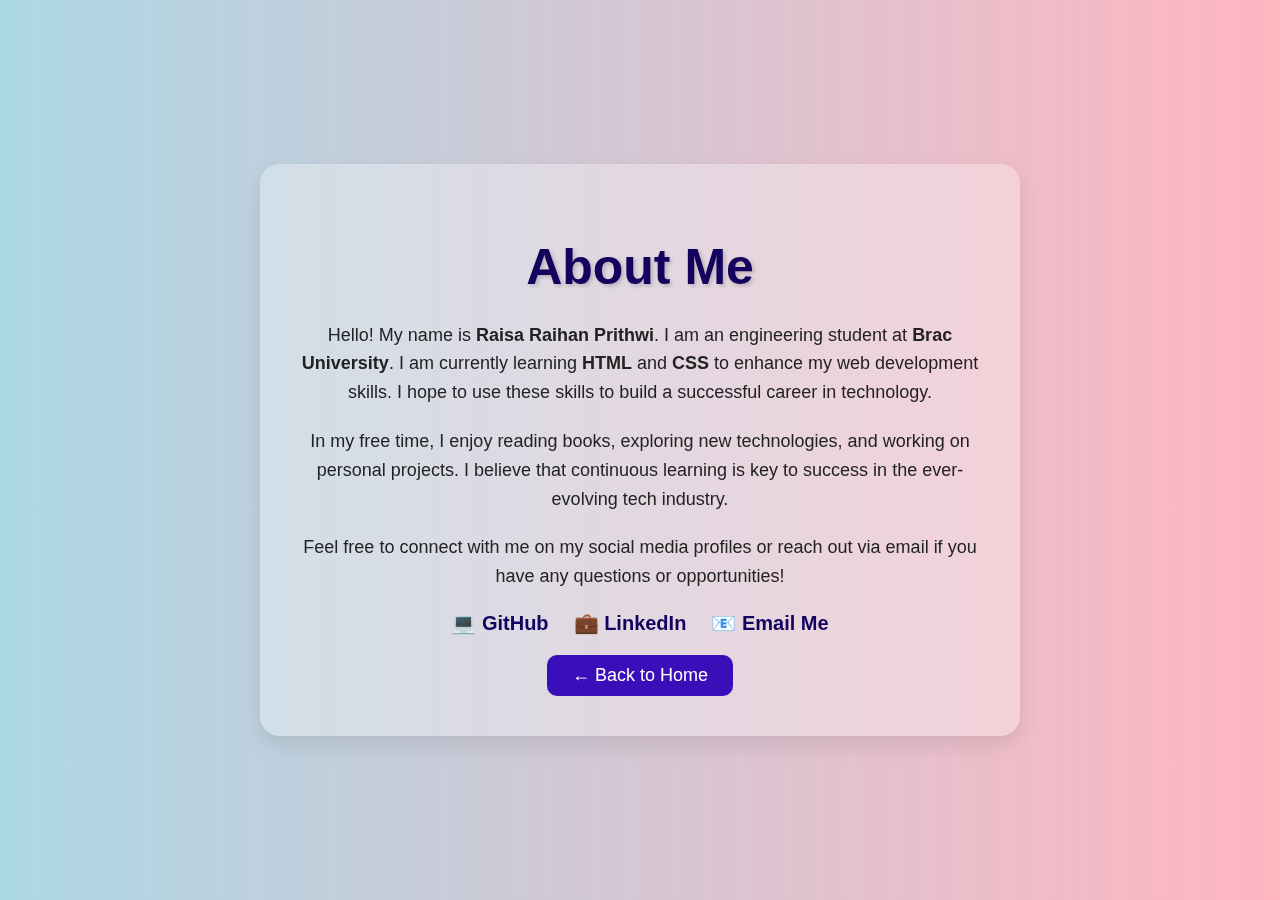
<file: aboutme.html>
<!DOCTYPE html>
<html lang="en">
<head>
  <meta charset="UTF-8">
  <meta name="viewport" content="width=device-width, initial-scale=1.0">
  <title>About Me</title>

  <!-- CSS -->
  <link rel="stylesheet" href="portfolio.css">
  <link rel="stylesheet"
        href="https://cdnjs.cloudflare.com/ajax/libs/animate.css/4.1.1/animate.min.css"/>
</head>

<body class="about-page">
  <div class="about-container animate__animated animate__fadeInUp">
    <h1>About Me</h1>

    <p>
      Hello! My name is <strong>Raisa Raihan Prithwi</strong>. I am an engineering student at <strong>Brac University</strong>. 
      I am currently learning <strong>HTML</strong> and <strong>CSS</strong> to enhance my web development skills.
      I hope to use these skills to build a successful career in technology.
    </p>

    <p>
      In my free time, I enjoy reading books, exploring new technologies, and working on personal projects.
      I believe that continuous learning is key to success in the ever-evolving tech industry.
    </p>

    <p>
      Feel free to connect with me on my social media profiles or reach out via email if you have any questions or opportunities!
    </p>

    <div class="about-links">
      <a href="https://github.com/Prithwiii" target="_blank" class="about-link">💻 GitHub</a>
      <a href="https://www.linkedin.com/in/raisa-raihan-prithwi-8b9b83287/" target="_blank" class="about-link">💼 LinkedIn</a>
      <a href="mailto:raisaraihannn@gmail.com" class="about-link">📧 Email Me</a>
    </div>

    <a href="index.html" class="back-button">← Back to Home</a>
  </div>
</body>
</html>
</file>
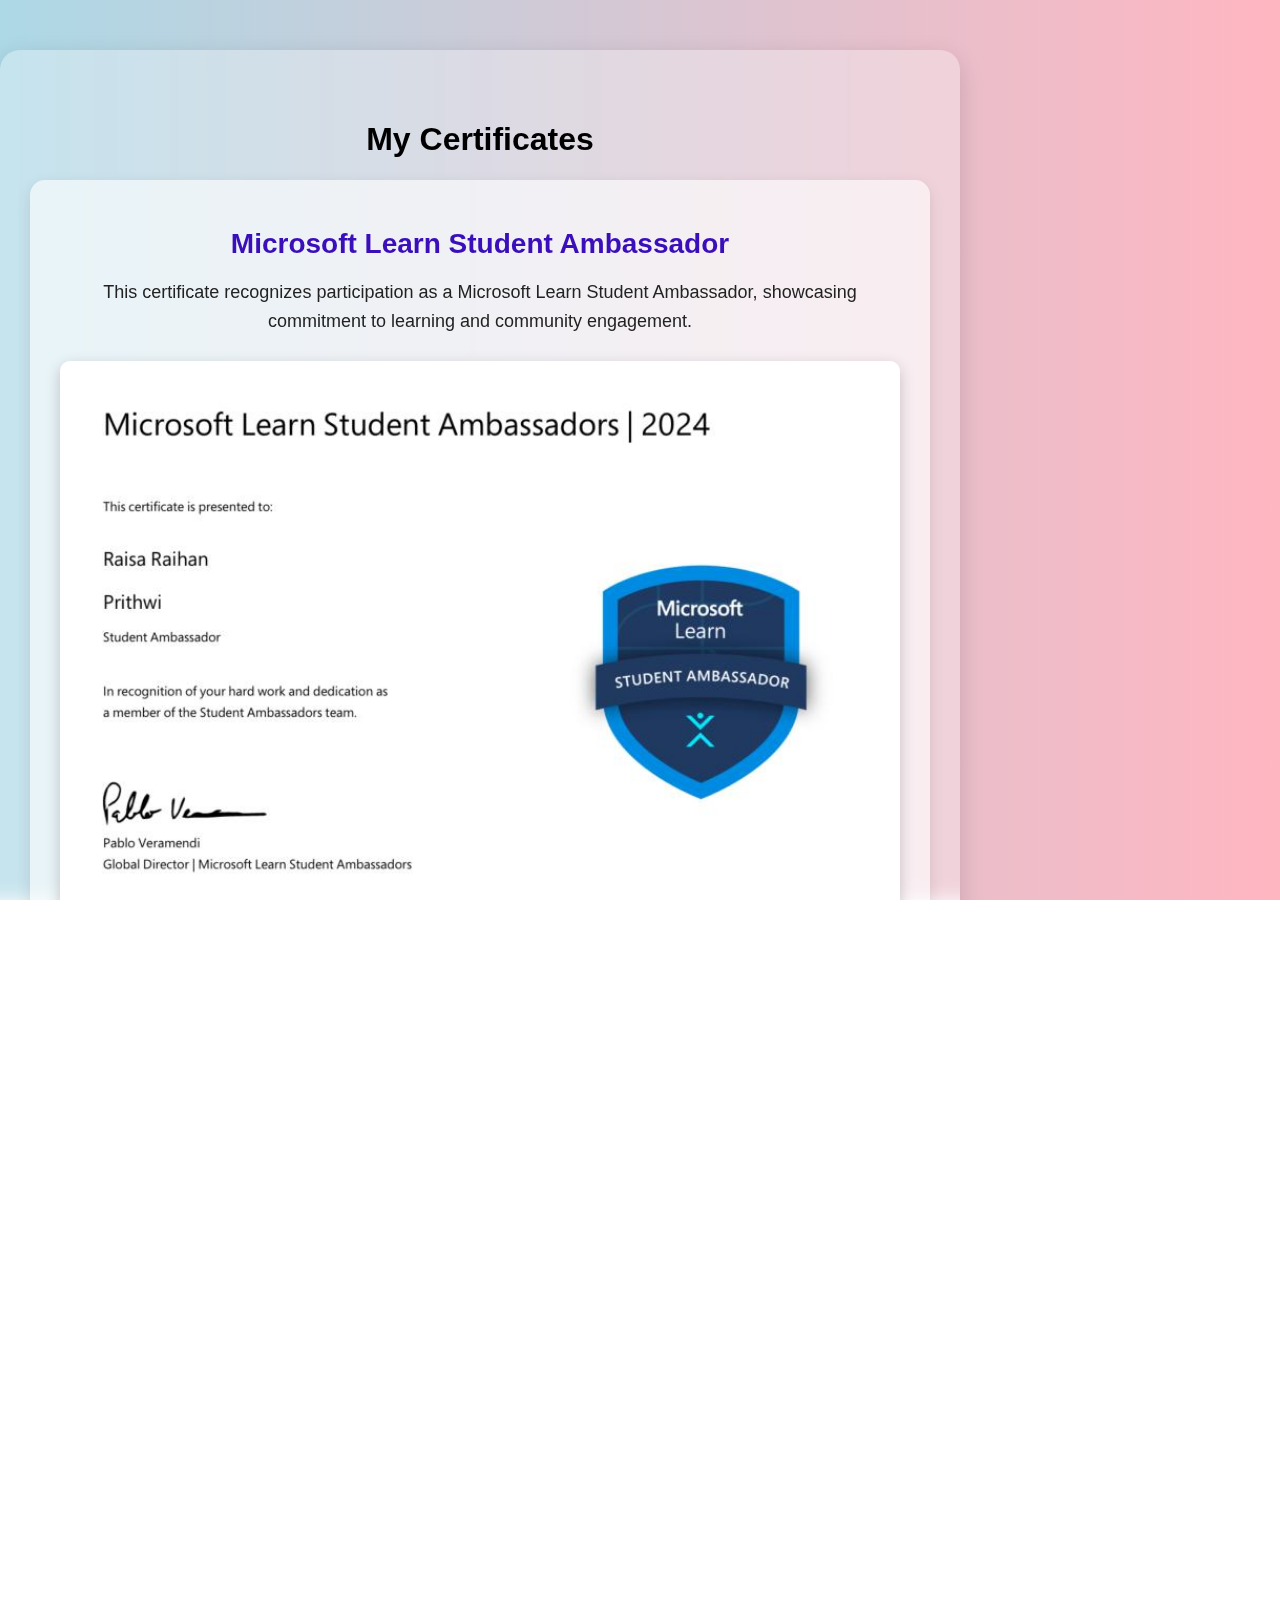
<file: certificates.html>
<!DOCTYPE html>
<html lang="en">
<head>
  <meta charset="UTF-8" />
  <meta name="viewport" content="width=device-width, initial-scale=1.0"/>
  <title>Certificates — Raisa</title>
  <link rel="stylesheet" href="portfolio.css">
  <link rel="stylesheet"
        href="https://cdnjs.cloudflare.com/ajax/libs/animate.css/4.1.1/animate.min.css"/>
</head>
<body class="certificates-page">
  <div class="certificates-container animate__animated animate__fadeInDown">
    <h1>My Certificates</h1>

    <!-- Certificate 1 (Microsoft Learn Student Ambassador) -->
    <div class="certificate-card">
      <h2>Microsoft Learn Student Ambassador</h2>
      <p>This certificate recognizes participation as a Microsoft Learn Student Ambassador, showcasing commitment to learning and community engagement.</p>
      <img src="microsoft.jpg" alt="Microsoft Learn Student Ambassador Certificate" class="certificate-image">
      <div class="project-links" style="margin-top:12px;">
        <a class="project-link" href="microsoft.jpg" download>Download</a>
        <a class="project-link" href="microsoft.jpg" target="_blank" rel="noopener">Open</a>
      </div>
    </div>

    <!-- Certificate 2 (DataCamp Certificate) -->
    <div class="certificate-card">
      <h2>DataCamp Certificate</h2>
      <p>This certificate recognizes the successful completion of an online DataCamp course.</p>
      <img src="datacamp.jpg" alt="DataCamp Certificate" class="certificate-image">
      <div class="project-links" style="margin-top:12px;">
        <a class="project-link" href="datacamp.jpg" download>Download</a>
        <a class="project-link" href="datacamp.jpg" target="_blank" rel="noopener">Open</a>
      </div>
    </div>

    <!-- Certificate 3 (Community Service Certificate) -->
    <div class="certificate-card">
      <h2>Community Service Certificate</h2>
      <p>This certificate was awarded for outstanding contribution to community service activities.</p>
      <img src="civic.jpg" alt="Community Service Certificate — BRAC" class="certificate-image">
      <div class="project-links" style="margin-top:12px;">
        <a class="project-link" href="civic.jpg" download>Download</a>
        <a class="project-link" href="civic.jpg" target="_blank" rel="noopener">Open</a>
      </div>
    </div>

    <!-- Certificate 4 (Campus Ambassador — Interactive Cares) -->
    <div class="certificate-card">
      <h2>Campus Ambassador — Interactive Cares</h2>
      <p>This certificate acknowledges the Campus Ambassador role at Interactive Cares for leadership and communication efforts.</p>
      <img src="cares.jpg" alt="Campus Ambassador Certificate — Interactive Cares" class="certificate-image">
      <div class="project-links" style="margin-top:12px;">
        <a class="project-link" href="cares.jpg" download>Download</a>
        <a class="project-link" href="cares.jpg" target="_blank" rel="noopener">Open</a>
      </div>
    </div>

    <a href="index.html" class="back-button">← Back to Home</a>
  </div>
</body>
</html>
</file>
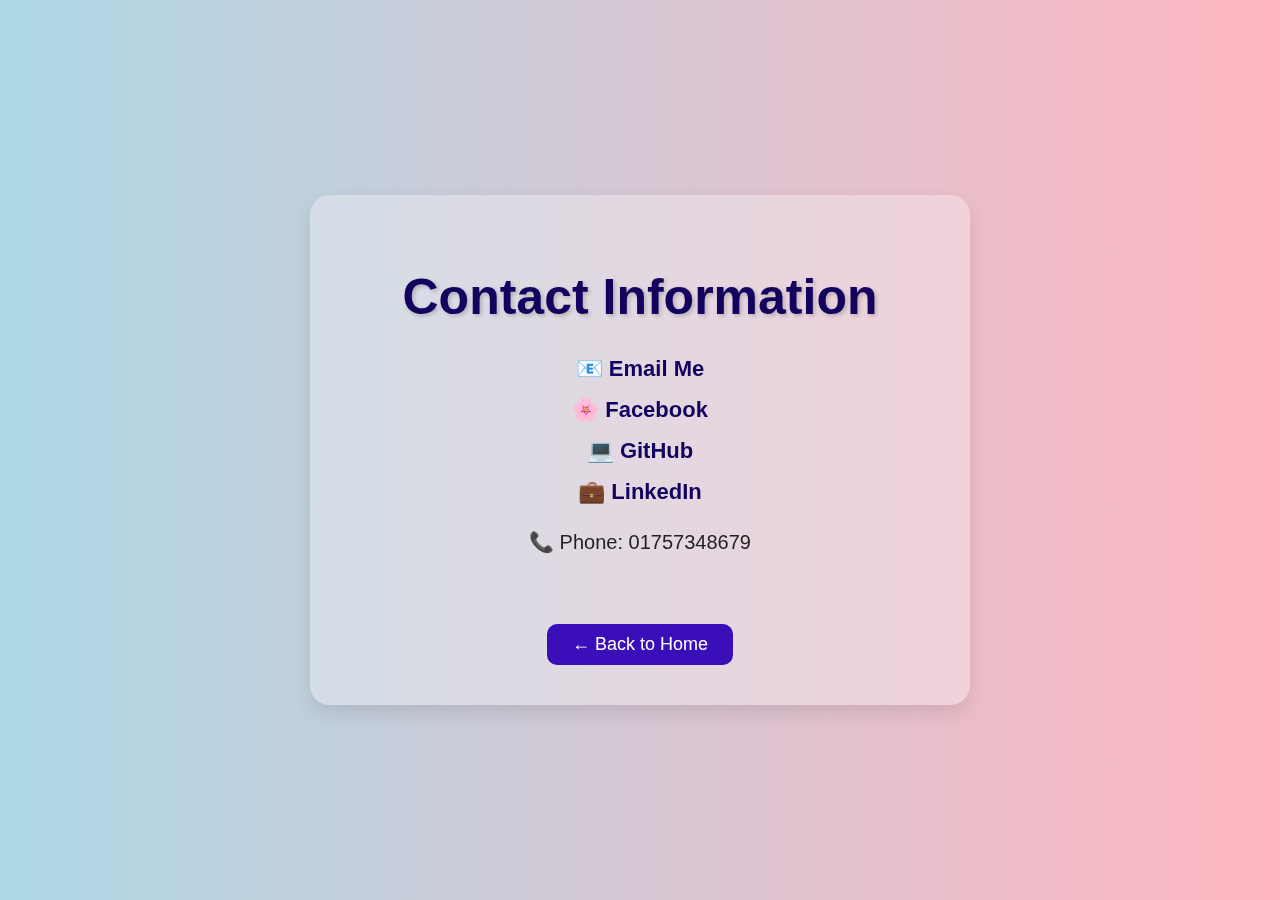
<file: contact.html>
<!DOCTYPE html>
<html lang="en">
<head>
  <meta charset="UTF-8">
  <meta name="viewport" content="width=device-width, initial-scale=1.0">
  <title>Contact Information</title>

  
  <link rel="stylesheet" href="portfolio.css">
  <link rel="stylesheet"
        href="https://cdnjs.cloudflare.com/ajax/libs/animate.css/4.1.1/animate.min.css"/>
</head>

<body class="contact-page">
  <div class="contact-container animate__animated animate__fadeInDown">
    <h1>Contact Information</h1>
    
    <div class="contact-links">
      <a href="mailto:raisaraihannn@gmail.com" class="contact-link">📧 Email Me</a>
      <a href="https://www.facebook.com/prithwi.pri.1" target="_blank" class="contact-link">🌸 Facebook</a>
      <a href="https://github.com/Prithwiii" target="_blank" class="contact-link">💻 GitHub</a>
      <a href="https://www.linkedin.com/in/raisa-raihan-prithwi-8b9b83287/" target="_blank" class="contact-link">💼 LinkedIn</a>
      <p class="phone">📞 Phone: 01757348679</p>
    </div>

    <a href="index.html" class="back-button">← Back to Home</a>
  </div>
</body>
</html>
</file>
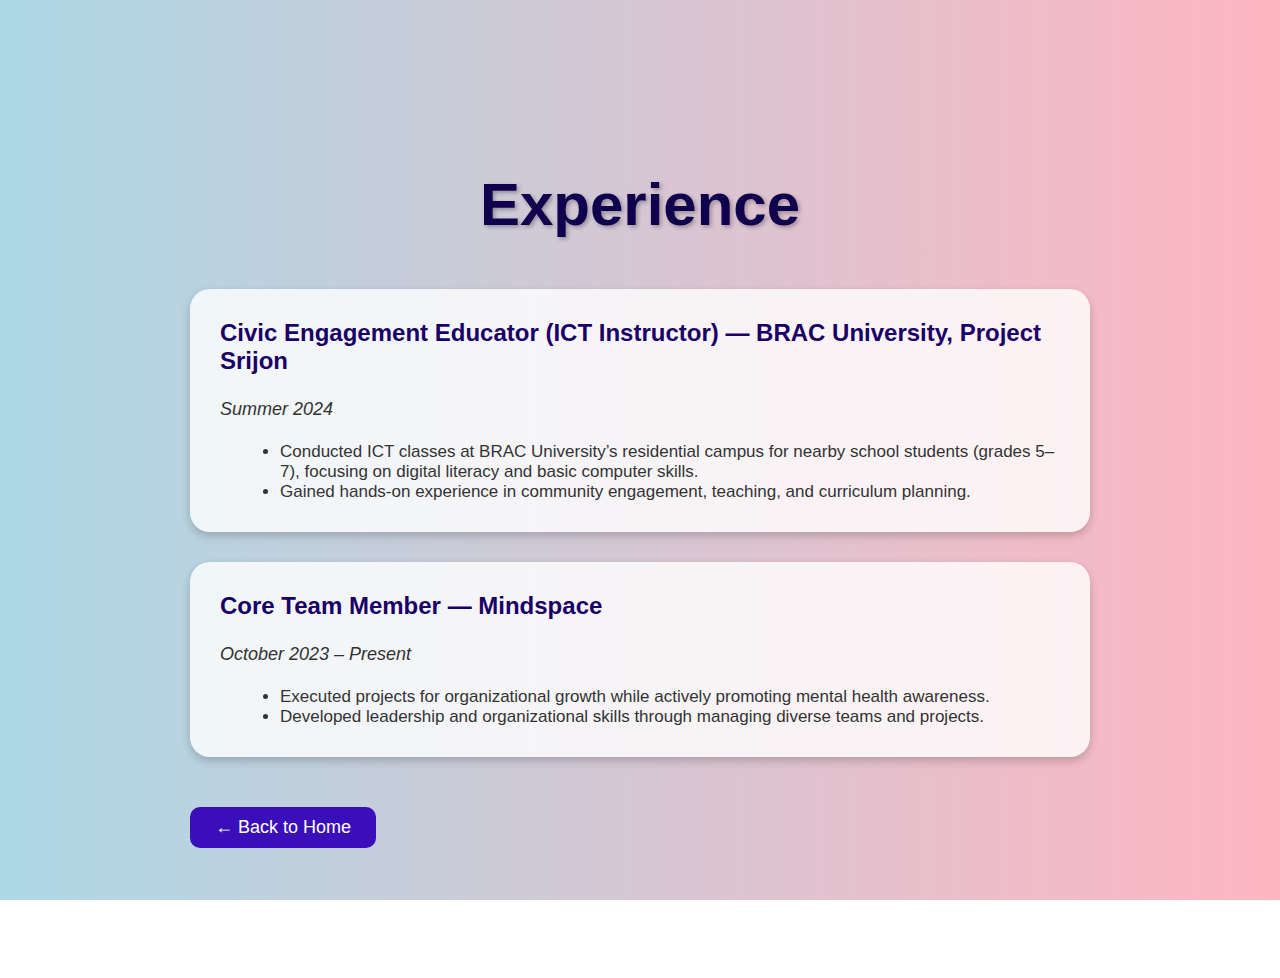
<file: experience.html>
<!DOCTYPE html>
<html lang="en">
<head>
  <meta name="viewport" content="width=device-width, initial-scale=1.0">

  <meta charset="UTF-8">
  <meta name="viewport" content="width=device-width, initial-scale=1.0">
  <title>Experience | Raisa Raihan Prithwi</title>
  <link rel="stylesheet" href="portfolio.css">
  <link rel="stylesheet" href="https://cdnjs.cloudflare.com/ajax/libs/animate.css/4.1.1/animate.min.css"/>
</head>

<body class="experience-body">
  <div class="experience-container animate__animated animate__fadeInDown">
    <h1 class="experience-title">Experience</h1>

    <div class="experience-card animate__animated animate__fadeInUp">
      <h2>Civic Engagement Educator (ICT Instructor) — BRAC University, Project Srijon</h2>
      <p><em>Summer 2024</em></p>
      <ul>
        <li>Conducted ICT classes at BRAC University’s residential campus for nearby school students (grades 5–7), focusing on digital literacy and basic computer skills.</li>
        <li>Gained hands-on experience in community engagement, teaching, and curriculum planning.</li>
      </ul>
    </div>

    <div class="experience-card animate__animated animate__fadeInUp animate__delay-1s">
      <h2>Core Team Member — Mindspace</h2>
      <p><em>October 2023 – Present</em></p>
      <ul>
        <li>Executed projects for organizational growth while actively promoting mental health awareness.</li>
        <li>Developed leadership and organizational skills through managing diverse teams and projects.</li>
      </ul>
    </div>

    <a href="index.html" class="back-button">← Back to Home</a>
  </div>
</body>
</html>
</file>
<file: portfolio.css>
/* ------------------- GENERAL STYLING ------------------- */
html, body {
    max-width: 100%;
    overflow-x: hidden;
    margin: 0;
    padding: 0;
}

body {
    height: 90vh;
    margin: 0;
    background-image: linear-gradient(to right, lightblue, lightpink);
    font-family: 'Poppins', sans-serif;
    overflow-x: hidden;
    box-sizing: border-box;
}

/* ------------------- HERO SECTION ------------------- */
.hero {
    position: relative;
    width: 100%;
    height: 100%;
    display: flex;
    align-items: center;
    justify-content: space-between;
    padding: 0 50px;
    box-sizing: border-box;
}

.floating-image {
    width: 100%;
    max-width: 400px;
    height: auto;
    z-index: 1;
    border-radius: 20px;
}

.text-container {
    max-width: 60%;
    z-index: 2;
}

.floating-text {
    font-size: 100px;
    font-weight: bold;
    color: #14025f;
    text-shadow: 2px 2px 4px rgba(0, 0, 0, 0.3);
    margin: 0;
}

.floating-text1 {
    font-size: 80px;
    font-weight: bold;
    color: black;
    margin: 0;
}

.button-container {
    display: flex;
    column-gap: 20px;
    flex-wrap: wrap;
    margin-top: 20px;
}

.button-container button {
    padding: 10px 20px;
    font-size: 18px;
    background: none;
    color: whitesmoke;
    border: none;
    border-radius: 10px;
    cursor: pointer;
    transition: 0.3s;
}

.button-container button:hover {
    background-color: #3a0fba;
}

/* ------------------- CONTACT PAGE ------------------- */
.contact-page {
    height: 100vh;
    margin: 0;
    background-image: linear-gradient(to right, lightblue, lightpink);
    display: flex;
    justify-content: center;
    align-items: center;
    font-family: 'Poppins', sans-serif;
}

.contact-container {
    width: 100%;
    max-width: 600px;
    text-align: center;
    background: rgba(255, 255, 255, 0.3);
    padding: 40px 30px;
    border-radius: 20px;
    box-shadow: 0 8px 20px rgba(0, 0, 0, 0.1);
    backdrop-filter: blur(10px);
}

.contact-container h1 {
    color: #14025f;
    font-size: 50px;
    margin-bottom: 30px;
    text-shadow: 2px 2px 4px rgba(0,0,0,0.2);
}

.contact-links {
    display: flex;
    flex-direction: column;
    gap: 15px;
    margin-bottom: 30px;
}

.contact-link {
    text-decoration: none;
    font-size: 22px;
    color: #14025f;
    font-weight: 600;
    transition: all 0.3s ease;
}

.contact-link:hover {
    color: #3a0fba;
    text-shadow: 0 0 8px rgba(58, 15, 186, 0.7);
    transform: scale(1.05);
}

.phone {
    font-size: 20px;
    color: #222;
    margin-top: 10px;
}

.back-button {
    display: inline-block;
    margin-top: 20px;
    padding: 10px 25px;
    font-size: 18px;
    background-color: #3a0fba;
    color: white;
    border-radius: 10px;
    text-decoration: none;
    transition: all 0.3s ease;
}

.back-button:hover {
    background-color: #14025f;
    transform: scale(1.05);
}

/* ------------------- ABOUT PAGE ------------------- */
.about-page {
    height: 100vh;
    margin: 0;
    background-image: linear-gradient(to right, lightblue, lightpink);
    display: flex;
    justify-content: center;
    align-items: center;
    font-family: 'Poppins', sans-serif;
    overflow: hidden;
}

.about-container {
    width: 100%;
    max-width: 700px;
    text-align: center;
    background: rgba(255, 255, 255, 0.3);
    padding: 40px 30px;
    border-radius: 20px;
    box-shadow: 0 8px 20px rgba(0, 0, 0, 0.1);
    backdrop-filter: blur(10px);
}

.about-container h1 {
    color: #14025f;
    font-size: 50px;
    margin-bottom: 25px;
    text-shadow: 2px 2px 4px rgba(0,0,0,0.2);
}

.about-container p {
    font-size: 18px;
    color: #222;
    line-height: 1.6;
    margin-bottom: 20px;
}

.about-links {
    display: flex;
    justify-content: center;
    gap: 25px;
    flex-wrap: wrap;
}

.about-link {
    text-decoration: none;
    font-size: 20px;
    color: #14025f;
    font-weight: 600;
    transition: all 0.3s ease;
}

.about-link:hover {
    color: #3a0fba;
    text-shadow: 0 0 8px rgba(58, 15, 186, 0.7);
    transform: scale(1.05);
}

/* ------------------- PROJECTS PAGE ------------------- */
.projects-page {
    min-height: 100vh;
    margin: 0;
    background-image: linear-gradient(to right, lightblue, lightpink);
    display: flex;
    justify-content: center;
    align-items: center;
    font-family: 'Poppins', sans-serif;
    padding: 40px 0;
    overflow-y: auto;
}

.projects-container {
    width: 100%;
    max-width: 850px;
    background: rgba(255, 255, 255, 0.3);
    padding: 40px 30px;
    border-radius: 20px;
    box-shadow: 0 8px 25px rgba(0,0,0,0.15);
    backdrop-filter: blur(10px);
    text-align: center;
}

.project-card {
    background: rgba(255, 255, 255, 0.5);
    padding: 25px 30px;
    border-radius: 15px;
    box-shadow: 0 5px 15px rgba(0,0,0,0.1);
    margin-bottom: 30px;
    text-align: left;
}

.project-card h2 {
    color: #3a0fba;
    font-size: 28px;
    margin-bottom: 10px;
}

.project-card p {
    font-size: 18px;
    color: #222;
    line-height: 1.6;
}

.project-image {
    width: 100%;
    border-radius: 10px;
    margin-top: 15px;
    box-shadow: 0 5px 15px rgba(0,0,0,0.2);
}

/* ------------------- EXPERIENCE PAGE ------------------- */
.experience-body {
    min-height: 100vh;
    margin: 0;
    background-image: linear-gradient(to right, lightblue, lightpink);
    font-family: 'Poppins', sans-serif;
    color: #14025f;
}

.experience-container {
    width: 100%;
    max-width: 900px;
    margin: 100px auto;
    padding: 30px;
    text-align: left;
}

.experience-title {
    text-align: center;
    font-size: 60px;
    margin-bottom: 50px;
    color: #0f014d;
    text-shadow: 2px 2px 4px rgba(0,0,0,0.3);
}

.experience-card {
    background: rgba(255, 255, 255, 0.8);
    border-radius: 20px;
    padding: 30px;
    margin-bottom: 30px;
    box-shadow: 0 4px 10px rgba(0,0,0,0.2);
    transition: transform 0.3s ease, box-shadow 0.3s ease;
}

.experience-card:hover {
    transform: translateY(-5px);
    box-shadow: 0 8px 20px rgba(0,0,0,0.3);
}

.experience-card h2 {
    margin-top: 0;
    color: #1a0066;
}

.experience-card p {
    font-size: 18px;
    line-height: 1.6;
    color: #333;
}

.experience-card ul {
    margin: 10px 0 0 20px;
    color: #333;
    font-size: 17px;
}

/* ------------------- CERTIFICATES PAGE ------------------- */
.certificates-page {
    min-height: 100vh;
    margin: 0;
    background-image: linear-gradient(to right, lightblue, lightpink);
    font-family: 'Poppins', sans-serif;
    padding: 50px 0;
    display: block;
    overflow-y: auto;
}

.certificates-container {
    width: 100%;
    max-width: 900px;
    background: rgba(255, 255, 255, 0.3);
    padding: 50px 30px;
    border-radius: 20px;
    box-shadow: 0 8px 25px rgba(0,0,0,0.15);
    backdrop-filter: blur(10px);
    text-align: center;
}

.certificate-card {
    background: rgba(255, 255, 255, 0.6);
    padding: 25px 30px;
    border-radius: 15px;
    box-shadow: 0 5px 15px rgba(0,0,0,0.1);
    margin-bottom: 35px;
    transition: transform 0.3s ease, box-shadow 0.3s ease;
}

.certificate-card h2 {
    color: #3a0fba;
    font-size: 28px;
    margin-bottom: 10px;
}

.certificate-card p {
    font-size: 18px;
    color: #222;
    line-height: 1.6;
    margin-bottom: 15px;
}

.certificate-image {
    width: 100%;
    border-radius: 10px;
    margin-top: 10px;
    box-shadow: 0 5px 15px rgba(0,0,0,0.2);
    transition: transform 0.3s ease;
}

/* ------------------- MEDIA QUERIES ------------------- */
@media (max-width: 900px) {
    .hero {
        flex-direction: column;
        text-align: center;
    }

    .text-container {
        max-width: 90%;
    }

    .floating-image {
        max-width: 250px;
        margin-top: 20px;
    }

    .floating-text {
        font-size: 50px;
    }

    .floating-text1 {
        font-size: 40px;
    }

    h1 {
        font-size: 36px;
    }

    h2 {
        font-size: 22px;
    }

    .button-container {
        flex-direction: column;
        gap: 10px;
    }

    .contact-container,
    .about-container,
    .projects-container,
    .certificates-container,
    .experience-container {
        padding-left: 15px;
        padding-right: 15px;
    }
}
</file>
